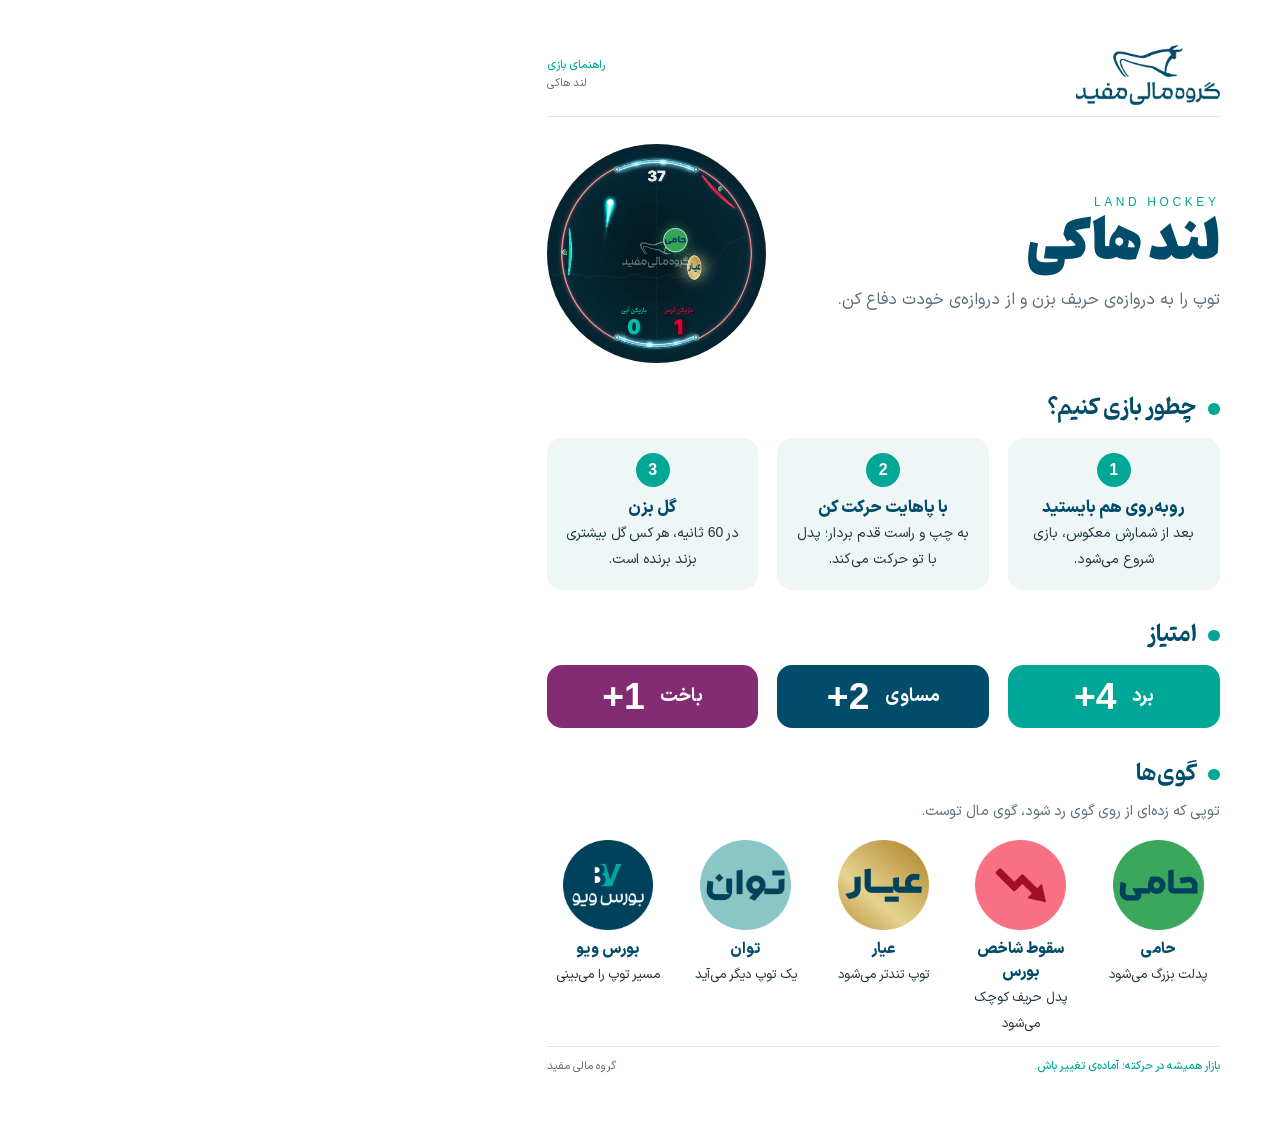
<file: hocky/docs/guide/guide_fa.html>
<!doctype html>
<html lang="fa" dir="rtl">
<head>
<meta charset="utf-8">
<title>راهنمای لند هاکی</title>
<style>
@font-face { font-family: "IRANSansX"; src: url("../../assets/fonts/IRANSansX-Regular.ttf"); font-weight: 400; }
@font-face { font-family: "IRANSansX"; src: url("../../assets/fonts/IRANSansX-Medium.ttf"); font-weight: 500; }
@font-face { font-family: "IRANSansX"; src: url("../../assets/fonts/IRANSansX-Bold.ttf"); font-weight: 700; }
@font-face { font-family: "IRANSansX"; src: url("../../assets/fonts/IRANSansX-ExtraBold.ttf"); font-weight: 800; }
@font-face { font-family: "Pinar"; src: url("../../assets/fonts/Pinar-Bold.ttf"); font-weight: 700; }
@font-face { font-family: "Pinar"; src: url("../../assets/fonts/Pinar-Black.ttf"); font-weight: 900; }

:root {
  --turquoise: #00a796;
  --dark-blue: #004c6a;
  --purple: #832c73;
  --red: #e2002f;
  --ink: #1d3340;
  --muted: #5a6f7a;
  --line: #d9e6ea;
  --tint: #eef7f6;
}
@page { size: A4; margin: 0; }
* { box-sizing: border-box; }
html, body { margin: 0; background: #fff; }
body { font-family: "IRANSansX", sans-serif; color: var(--ink); font-size: 11pt; line-height: 1.8; }
.page { width: 210mm; height: 297mm; padding: 12mm 16mm; position: relative; overflow: hidden; display: flex; flex-direction: column; }

.top { display: flex; align-items: center; justify-content: space-between; border-bottom: 1.2pt solid var(--line); padding-bottom: 3mm; }
.logo { width: 38mm; display: block; }
.label { text-align: left; font-size: 8.5pt; line-height: 1.6; color: var(--muted); }
.label b { color: var(--turquoise); font-weight: 500; display: block; }

h1, h2 { font-family: "Pinar", "IRANSansX", sans-serif; margin: 0; color: var(--dark-blue); }
h1 { font-weight: 900; font-size: 40pt; line-height: 1.2; }
.en { font-family: "Helvetica Neue", Helvetica, Arial, sans-serif; letter-spacing: .3em; font-size: 9pt; color: var(--turquoise); font-weight: 500; direction: ltr; text-align: right; }
h2 { font-weight: 700; font-size: 17pt; line-height: 1.4; margin: 0 0 3.5mm; display: flex; align-items: center; gap: 3mm; }
h2::before { content: ""; width: 3mm; height: 3mm; border-radius: 50%; background: var(--turquoise); flex: none; }
.num { font-family: "Helvetica Neue", Helvetica, Arial, sans-serif; }
section.block { margin-top: 8mm; }

.hero { display: grid; grid-template-columns: 1fr 58mm; gap: 10mm; align-items: center; margin-top: 7mm; }
.lead { font-size: 12.5pt; line-height: 1.8; margin: 2mm 0 0; color: var(--muted); }
.shot { width: 58mm; height: 58mm; border-radius: 50%; overflow: hidden; background: #062431; }
.shot img { width: 100%; height: 100%; object-fit: cover; display: block; }

.steps { display: grid; grid-template-columns: repeat(3, 1fr); gap: 5mm; }
.step { background: var(--tint); border-radius: 4mm; padding: 4mm 4mm 4.5mm; text-align: center; }
.step .n { width: 9mm; height: 9mm; border-radius: 50%; background: var(--turquoise); color: #fff; margin: 0 auto 2mm;
           font: 700 12pt/9mm "Helvetica Neue", Helvetica, sans-serif; }
.step b { display: block; color: var(--dark-blue); font-size: 12.5pt; font-weight: 800; line-height: 1.5; }
.step span { font-size: 10.5pt; line-height: 1.7; }

.points { display: grid; grid-template-columns: repeat(3, 1fr); gap: 5mm; }
.pt { border-radius: 4mm; padding: 3.5mm 3mm; text-align: center; color: #fff; display: flex; align-items: center; justify-content: center; gap: 4mm; }
.pt .v { font: 800 28pt/1 "Helvetica Neue", Helvetica, sans-serif; direction: ltr; }
.pt .k { font-weight: 700; font-size: 14pt; }
.win { background: var(--turquoise); }
.draw { background: var(--dark-blue); }
.lose { background: var(--purple); }

.sub { margin: -1.5mm 0 4mm; color: var(--muted); }
.orbs { display: grid; grid-template-columns: repeat(5, 1fr); gap: 4mm; text-align: center; }
.orb img { width: 24mm; height: 24mm; display: block; margin: 0 auto 2mm; }
.orb b { display: block; color: var(--dark-blue); font-size: 11.5pt; font-weight: 800; line-height: 1.5; }
.orb span { font-size: 10pt; line-height: 1.5; color: var(--ink); }

.foot { margin-top: auto; display: flex; justify-content: space-between; font-size: 8.6pt; color: var(--muted); border-top: 1pt solid var(--line); padding-top: 2.5mm; }
.foot .slogan { color: var(--turquoise); font-weight: 500; }
</style>
</head>
<body>
<div class="page">
  <div class="top">
    <img class="logo" src="img/logo_blue.png" alt="گروه مالی مفید">
    <div class="label"><b>راهنمای بازی</b>لند هاکی</div>
  </div>

  <div class="hero">
    <div>
      <div class="en">LAND HOCKEY</div>
      <h1>لند هاکی</h1>
      <p class="lead">توپ را به دروازه‌ی حریف بزن و از دروازه‌ی خودت دفاع کن.</p>
    </div>
    <div class="shot"><img src="img/play.jpg" alt="تصویری از بازی"></div>
  </div>

  <section class="block">
    <h2>چطور بازی کنیم؟</h2>
    <div class="steps">
      <div class="step"><div class="n">1</div><b>روبه‌روی هم بایستید</b><span>بعد از شمارش معکوس، بازی شروع می‌شود.</span></div>
      <div class="step"><div class="n">2</div><b>با پاهایت حرکت کن</b><span>به چپ و راست قدم بردار؛ پدل با تو حرکت می‌کند.</span></div>
      <div class="step"><div class="n">3</div><b>گل بزن</b><span>در <span class="num">60</span> ثانیه، هر کس گل بیشتری بزند برنده است.</span></div>
    </div>
  </section>

  <section class="block">
    <h2>امتیاز</h2>
    <div class="points">
      <div class="pt win"><span class="k">برد</span><span class="v">+4</span></div>
      <div class="pt draw"><span class="k">مساوی</span><span class="v">+2</span></div>
      <div class="pt lose"><span class="k">باخت</span><span class="v">+1</span></div>
    </div>
  </section>

  <section class="block">
    <h2>گوی‌ها</h2>
    <p class="sub">توپی که زده‌ای از روی گوی رد شود، گوی مال توست.</p>
    <div class="orbs">
      <div class="orb"><img src="../../assets/orbs/expand.png" alt=""><b>حامی</b><span>پدلت بزرگ می‌شود</span></div>
      <div class="orb"><img src="../../assets/orbs/shrink.png" alt=""><b>سقوط شاخص بورس</b><span>پدل حریف کوچک می‌شود</span></div>
      <div class="orb"><img src="../../assets/orbs/speed_up.png" alt=""><b>عیار</b><span>توپ تندتر می‌شود</span></div>
      <div class="orb"><img src="../../assets/orbs/double_ball.png" alt=""><b>توان</b><span>یک توپ دیگر می‌آید</span></div>
      <div class="orb"><img src="../../assets/orbs/trajectory_reveal.png" alt=""><b>بورس ویو</b><span>مسیر توپ را می‌بینی</span></div>
    </div>
  </section>

  <div class="foot"><span class="slogan">بازار همیشه در حرکته؛ آماده‌ی تغییر باش.</span><span>گروه مالی مفید</span></div>
</div>
</body>
</html>
</file>
